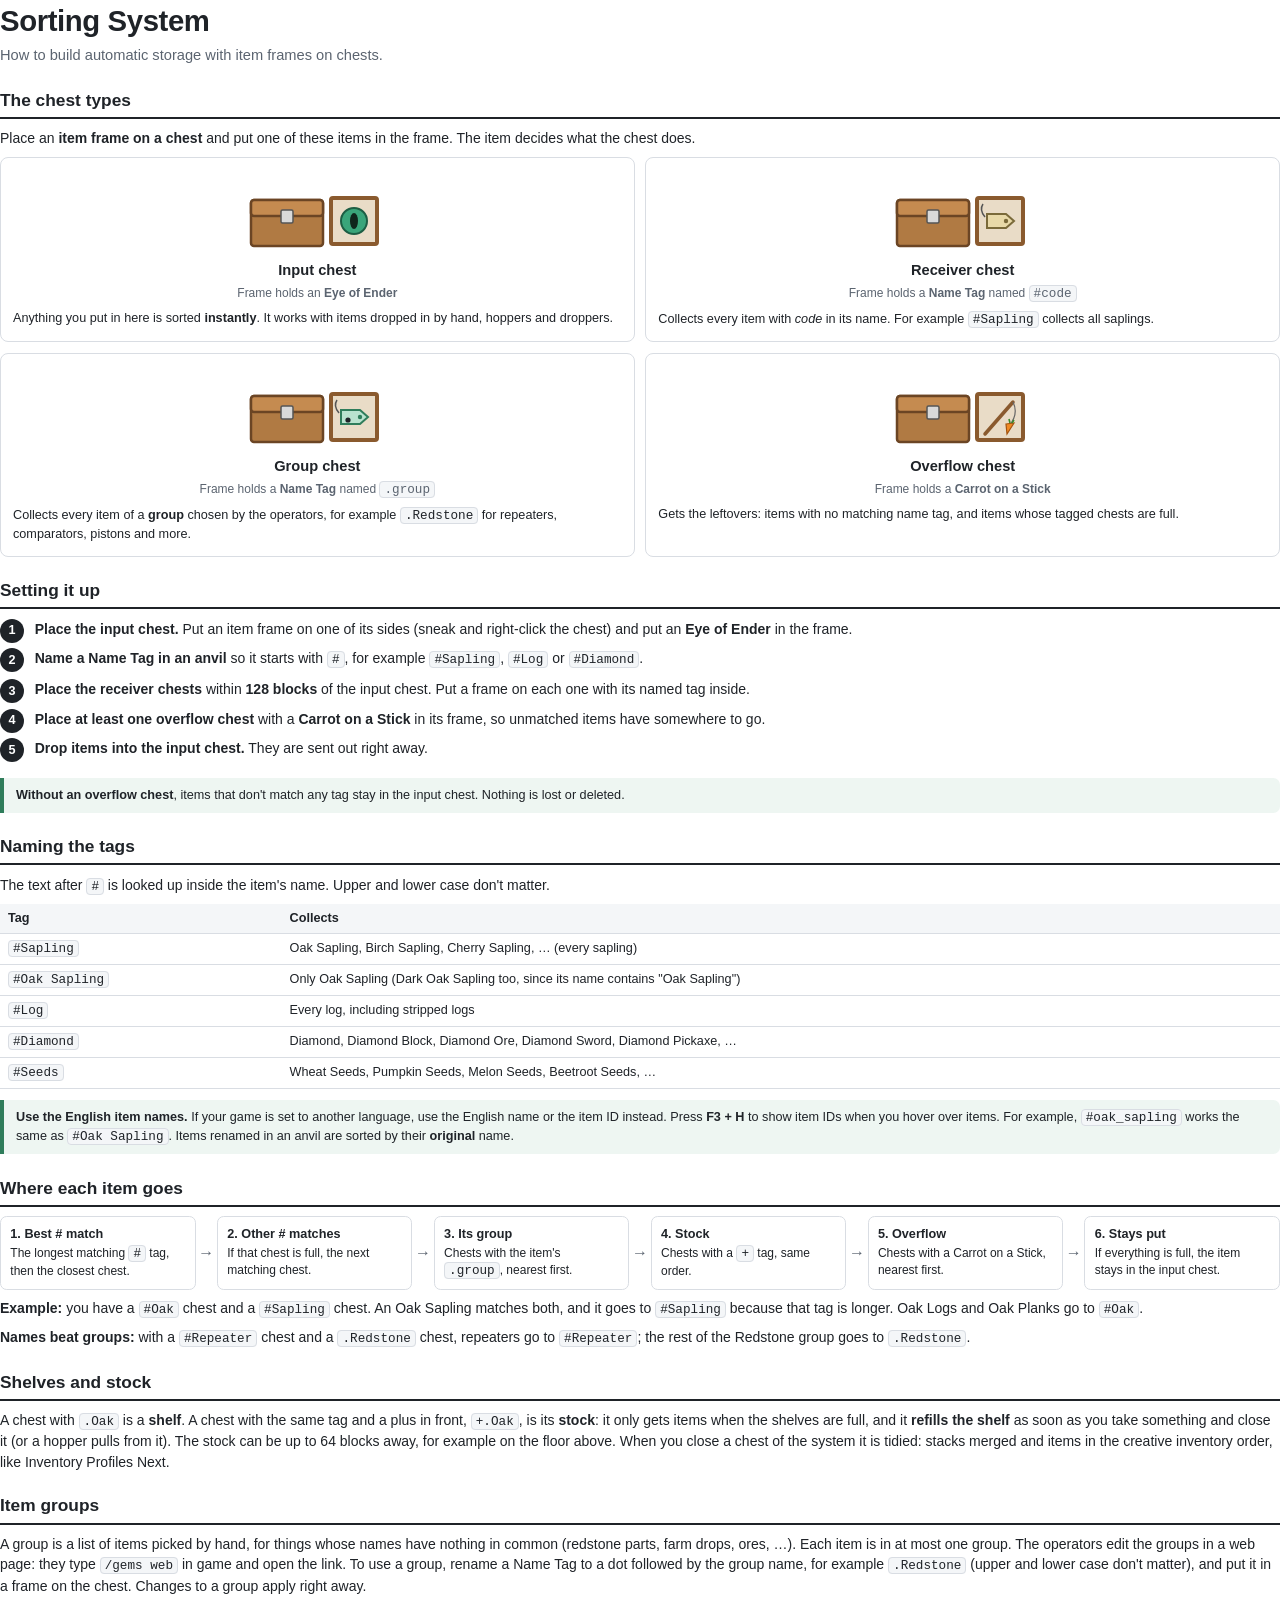
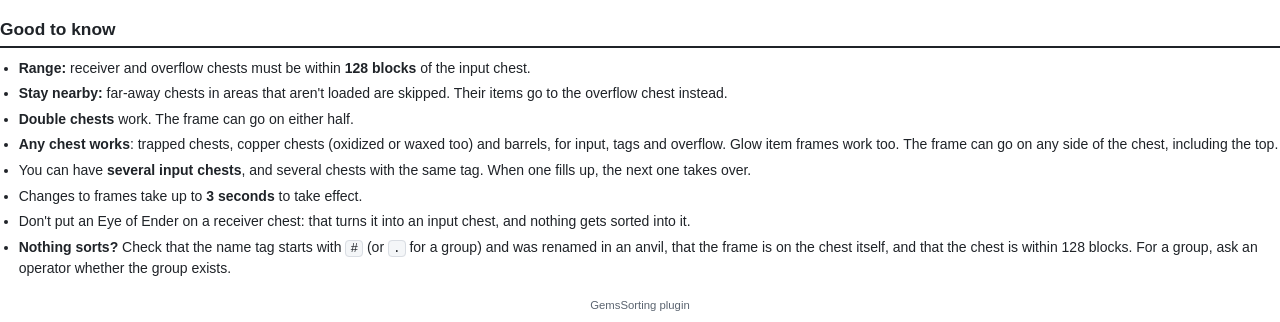
<file: docs/guide.html>
<!DOCTYPE html>
<html lang="en">
<head>
<meta charset="utf-8">
<title>Sorting System Guide</title>
<style>
  @page { size: A4; margin: 16mm 16mm 14mm; }
  :root {
    --ink: #1f2328; --muted: #5b6470; --line: #d9dde3; --soft: #f4f6f8;
    --wood: #9a6a3a; --wood-dark: #6b4524; --accent: #2f7d5b;
  }
  * { box-sizing: border-box; }
  body { margin: 0; font: 10.5pt/1.45 "Segoe UI", Arial, sans-serif; color: var(--ink); background: #fff; }
  h1 { font-size: 22pt; margin: 0 0 2pt; letter-spacing: -0.3pt; }
  .sub { color: var(--muted); margin: 0 0 14pt; font-size: 11pt; }
  h2 { font-size: 13pt; margin: 16pt 0 7pt; padding-bottom: 3pt; border-bottom: 1.5pt solid var(--ink); }
  p { margin: 0 0 6pt; }
  code, .tag { font-family: Consolas, "Courier New", monospace; background: var(--soft); border: 0.75pt solid var(--line); border-radius: 3pt; padding: 0 3pt; font-size: 9.5pt; white-space: nowrap; }

  .roles { display: grid; grid-template-columns: repeat(2, 1fr); gap: 8pt; }
  .role { border: 0.75pt solid var(--line); border-radius: 6pt; padding: 9pt; break-inside: avoid; }
  .role svg { display: block; margin: 0 auto 6pt; }
  .role h3 { margin: 0 0 3pt; font-size: 11pt; text-align: center; }
  .role .what { text-align: center; color: var(--muted); font-size: 9pt; margin-bottom: 5pt; }
  .role p { font-size: 9.5pt; margin: 0; }

  ol.steps { margin: 0; padding: 0; list-style: none; counter-reset: s; }
  ol.steps li { counter-increment: s; position: relative; padding: 0 0 7pt 26pt; }
  ol.steps li::before { content: counter(s); position: absolute; left: 0; top: 0; width: 18pt; height: 18pt; border-radius: 50%; background: var(--ink); color: #fff; font-weight: 700; font-size: 9.5pt; display: flex; align-items: center; justify-content: center; }

  table { width: 100%; border-collapse: collapse; font-size: 9.5pt; }
  th, td { text-align: left; padding: 4pt 6pt; border-bottom: 0.75pt solid var(--line); vertical-align: top; }
  th { background: var(--soft); font-weight: 600; }

  .flow { display: flex; align-items: stretch; gap: 0; margin: 4pt 0 6pt; }
  .flow .box { flex: 1; border: 0.75pt solid var(--line); border-radius: 5pt; padding: 6pt 7pt; font-size: 9pt; background: #fff; }
  .flow .box b { display: block; font-size: 9.5pt; margin-bottom: 1pt; }
  .flow .arrow { width: 16pt; display: flex; align-items: center; justify-content: center; color: var(--muted); font-size: 12pt; }

  .note { border-left: 3pt solid var(--accent); background: #eef6f2; padding: 6pt 9pt; border-radius: 0 5pt 5pt 0; margin: 8pt 0; font-size: 9.5pt; }
  ul.tips { margin: 0; padding-left: 14pt; }
  ul.tips li { margin-bottom: 4pt; }
  .page2 { break-before: page; }
  .foot { margin-top: 14pt; color: var(--muted); font-size: 8.5pt; text-align: center; }
</style>
</head>
<body>

<svg width="0" height="0" style="position:absolute">
  <defs>
    <g id="chest">
      <rect x="4" y="30" width="72" height="46" rx="3" fill="#b07a43" stroke="#6b4524" stroke-width="2.5"/>
      <rect x="4" y="30" width="72" height="16" rx="3" fill="#c58b50" stroke="#6b4524" stroke-width="2.5"/>
      <rect x="34" y="40" width="12" height="13" rx="1.5" fill="#d9d9d9" stroke="#555" stroke-width="1.5"/>
    </g>
    <g id="frame">
      <rect x="84" y="28" width="46" height="46" rx="2" fill="#e9dcc7" stroke="#8a5a2e" stroke-width="4"/>
    </g>
  </defs>
</svg>

<h1>Sorting System</h1>
<p class="sub">How to build automatic storage with item frames on chests.</p>

<h2>The chest types</h2>
<p>Place an <b>item frame on a chest</b> and put one of these items in the frame. The item decides what the chest does.</p>

<div class="roles">
  <div class="role">
    <svg width="140" height="82" viewBox="0 0 140 82" aria-label="Chest with Eye of Ender in a frame">
      <use href="#chest"/><use href="#frame"/>
      <circle cx="107" cy="51" r="13" fill="#3aa57a" stroke="#1d5e44" stroke-width="2"/>
      <ellipse cx="107" cy="51" rx="4" ry="8" fill="#10261c"/>
    </svg>
    <h3>Input chest</h3>
    <div class="what">Frame holds an <b>Eye of Ender</b></div>
    <p>Anything you put in here is sorted <b>instantly</b>. It works with items dropped in by hand, hoppers and droppers.</p>
  </div>
  <div class="role">
    <svg width="140" height="82" viewBox="0 0 140 82" aria-label="Chest with a name tag in a frame">
      <use href="#chest"/><use href="#frame"/>
      <path d="M94 44 L113 44 L121 51 L113 58 L94 58 Z" fill="#e8d9a8" stroke="#7a6a3a" stroke-width="2"/>
      <circle cx="113" cy="51" r="2.2" fill="#7a6a3a"/>
      <path d="M92 47 Q86 40 90 34" fill="none" stroke="#555" stroke-width="1.5"/>
    </svg>
    <h3>Receiver chest</h3>
    <div class="what">Frame holds a <b>Name Tag</b> named <span class="tag">#code</span></div>
    <p>Collects every item with <i>code</i> in its name. For example <span class="tag">#Sapling</span> collects all saplings.</p>
  </div>
  <div class="role">
    <svg width="140" height="82" viewBox="0 0 140 82" aria-label="Chest with a .group name tag in a frame">
      <use href="#chest"/><use href="#frame"/>
      <path d="M94 44 L113 44 L121 51 L113 58 L94 58 Z" fill="#b9e3cf" stroke="#2f7d5b" stroke-width="2"/>
      <circle cx="113" cy="51" r="2.2" fill="#2f7d5b"/>
      <circle cx="101" cy="54" r="2.6" fill="#1f2328"/>
      <path d="M92 47 Q86 40 90 34" fill="none" stroke="#555" stroke-width="1.5"/>
    </svg>
    <h3>Group chest</h3>
    <div class="what">Frame holds a <b>Name Tag</b> named <span class="tag">.group</span></div>
    <p>Collects every item of a <b>group</b> chosen by the operators, for example <span class="tag">.Redstone</span> for repeaters, comparators, pistons and more.</p>
  </div>
  <div class="role">
    <svg width="140" height="82" viewBox="0 0 140 82" aria-label="Chest with a Carrot on a Stick in a frame">
      <use href="#chest"/><use href="#frame"/>
      <line x1="92" y1="68" x2="120" y2="36" stroke="#8a5a2e" stroke-width="3.5" stroke-linecap="round"/>
      <path d="M120 36 Q126 48 116 60" fill="none" stroke="#666" stroke-width="1.2"/>
      <path d="M113 58 L121 57 L114 68 Z" fill="#f08a24" stroke="#a4540f" stroke-width="1.2"/>
      <path d="M117 57 L116 53 M119 57 L121 54" stroke="#3a8a2a" stroke-width="1.6"/>
    </svg>
    <h3>Overflow chest</h3>
    <div class="what">Frame holds a <b>Carrot on a Stick</b></div>
    <p>Gets the leftovers: items with no matching name tag, and items whose tagged chests are full.</p>
  </div>
</div>

<h2>Setting it up</h2>
<ol class="steps">
  <li><b>Place the input chest.</b> Put an item frame on one of its sides (sneak and right-click the chest) and put an <b>Eye of Ender</b> in the frame.</li>
  <li><b>Name a Name Tag in an anvil</b> so it starts with <span class="tag">#</span>, for example <span class="tag">#Sapling</span>, <span class="tag">#Log</span> or <span class="tag">#Diamond</span>.</li>
  <li><b>Place the receiver chests</b> within <b>128 blocks</b> of the input chest. Put a frame on each one with its named tag inside.</li>
  <li><b>Place at least one overflow chest</b> with a <b>Carrot on a Stick</b> in its frame, so unmatched items have somewhere to go.</li>
  <li><b>Drop items into the input chest.</b> They are sent out right away.</li>
</ol>

<div class="note"><b>Without an overflow chest</b>, items that don't match any tag stay in the input chest. Nothing is lost or deleted.</div>

<div class="page2"></div>

<h2>Naming the tags</h2>
<p>The text after <span class="tag">#</span> is looked up inside the item's name. Upper and lower case don't matter.</p>
<table>
  <tr><th style="width:22%">Tag</th><th>Collects</th></tr>
  <tr><td><span class="tag">#Sapling</span></td><td>Oak Sapling, Birch Sapling, Cherry Sapling, … (every sapling)</td></tr>
  <tr><td><span class="tag">#Oak Sapling</span></td><td>Only Oak Sapling (Dark Oak Sapling too, since its name contains "Oak Sapling")</td></tr>
  <tr><td><span class="tag">#Log</span></td><td>Every log, including stripped logs</td></tr>
  <tr><td><span class="tag">#Diamond</span></td><td>Diamond, Diamond Block, Diamond Ore, Diamond Sword, Diamond Pickaxe, …</td></tr>
  <tr><td><span class="tag">#Seeds</span></td><td>Wheat Seeds, Pumpkin Seeds, Melon Seeds, Beetroot Seeds, …</td></tr>
</table>

<div class="note">
  <b>Use the English item names.</b> If your game is set to another language, use the English name or the item ID instead.
  Press <b>F3 + H</b> to show item IDs when you hover over items. For example, <span class="tag">#oak_sapling</span> works the same as <span class="tag">#Oak Sapling</span>.
  Items renamed in an anvil are sorted by their <b>original</b> name.
</div>

<h2>Where each item goes</h2>
<div class="flow">
  <div class="box"><b>1. Best # match</b>The longest matching <span class="tag">#</span> tag, then the closest chest.</div>
  <div class="arrow">&#8594;</div>
  <div class="box"><b>2. Other # matches</b>If that chest is full, the next matching chest.</div>
  <div class="arrow">&#8594;</div>
  <div class="box"><b>3. Its group</b>Chests with the item's <span class="tag">.group</span>, nearest first.</div>
  <div class="arrow">&#8594;</div>
  <div class="box"><b>4. Stock</b>Chests with a <span class="tag">+</span> tag, same order.</div>
  <div class="arrow">&#8594;</div>
  <div class="box"><b>5. Overflow</b>Chests with a Carrot on a Stick, nearest first.</div>
  <div class="arrow">&#8594;</div>
  <div class="box"><b>6. Stays put</b>If everything is full, the item stays in the input chest.</div>
</div>
<p><b>Example:</b> you have a <span class="tag">#Oak</span> chest and a <span class="tag">#Sapling</span> chest. An Oak Sapling matches both, and it goes to <span class="tag">#Sapling</span> because that tag is longer. Oak Logs and Oak Planks go to <span class="tag">#Oak</span>.</p>
<p><b>Names beat groups:</b> with a <span class="tag">#Repeater</span> chest and a <span class="tag">.Redstone</span> chest, repeaters go to <span class="tag">#Repeater</span>; the rest of the Redstone group goes to <span class="tag">.Redstone</span>.</p>

<h2>Shelves and stock</h2>
<p>A chest with <span class="tag">.Oak</span> is a <b>shelf</b>. A chest with the same tag and a plus in front, <span class="tag">+.Oak</span>, is its <b>stock</b>: it only gets items when the shelves are full, and it <b>refills the shelf</b> as soon as you take something and close it (or a hopper pulls from it). The stock can be up to 64 blocks away, for example on the floor above. When you close a chest of the system it is tidied: stacks merged and items in the creative inventory order, like Inventory Profiles Next.</p>

<h2>Item groups</h2>
<p>A group is a list of items picked by hand, for things whose names have nothing in common (redstone parts, farm drops, ores, …). Each item is in at most one group. The operators edit the groups in a web page: they type <span class="tag">/gems web</span> in game and open the link. To use a group, rename a Name Tag to a dot followed by the group name, for example <span class="tag">.Redstone</span> (upper and lower case don't matter), and put it in a frame on the chest. Changes to a group apply right away.</p>

<h2>Good to know</h2>
<ul class="tips">
  <li><b>Range:</b> receiver and overflow chests must be within <b>128 blocks</b> of the input chest.</li>
  <li><b>Stay nearby:</b> far-away chests in areas that aren't loaded are skipped. Their items go to the overflow chest instead.</li>
  <li><b>Double chests</b> work. The frame can go on either half.</li>
  <li><b>Any chest works</b>: trapped chests, copper chests (oxidized or waxed too) and barrels, for input, tags and overflow. Glow item frames work too. The frame can go on any side of the chest, including the top.</li>
  <li>You can have <b>several input chests</b>, and several chests with the same tag. When one fills up, the next one takes over.</li>
  <li>Changes to frames take up to <b>3 seconds</b> to take effect.</li>
  <li>Don't put an Eye of Ender on a receiver chest: that turns it into an input chest, and nothing gets sorted into it.</li>
  <li><b>Nothing sorts?</b> Check that the name tag starts with <span class="tag">#</span> (or <span class="tag">.</span> for a group) and was renamed in an anvil, that the frame is on the chest itself, and that the chest is within 128 blocks. For a group, ask an operator whether the group exists.</li>
</ul>

<p class="foot">GemsSorting plugin</p>
</body>
</html>
</file>
